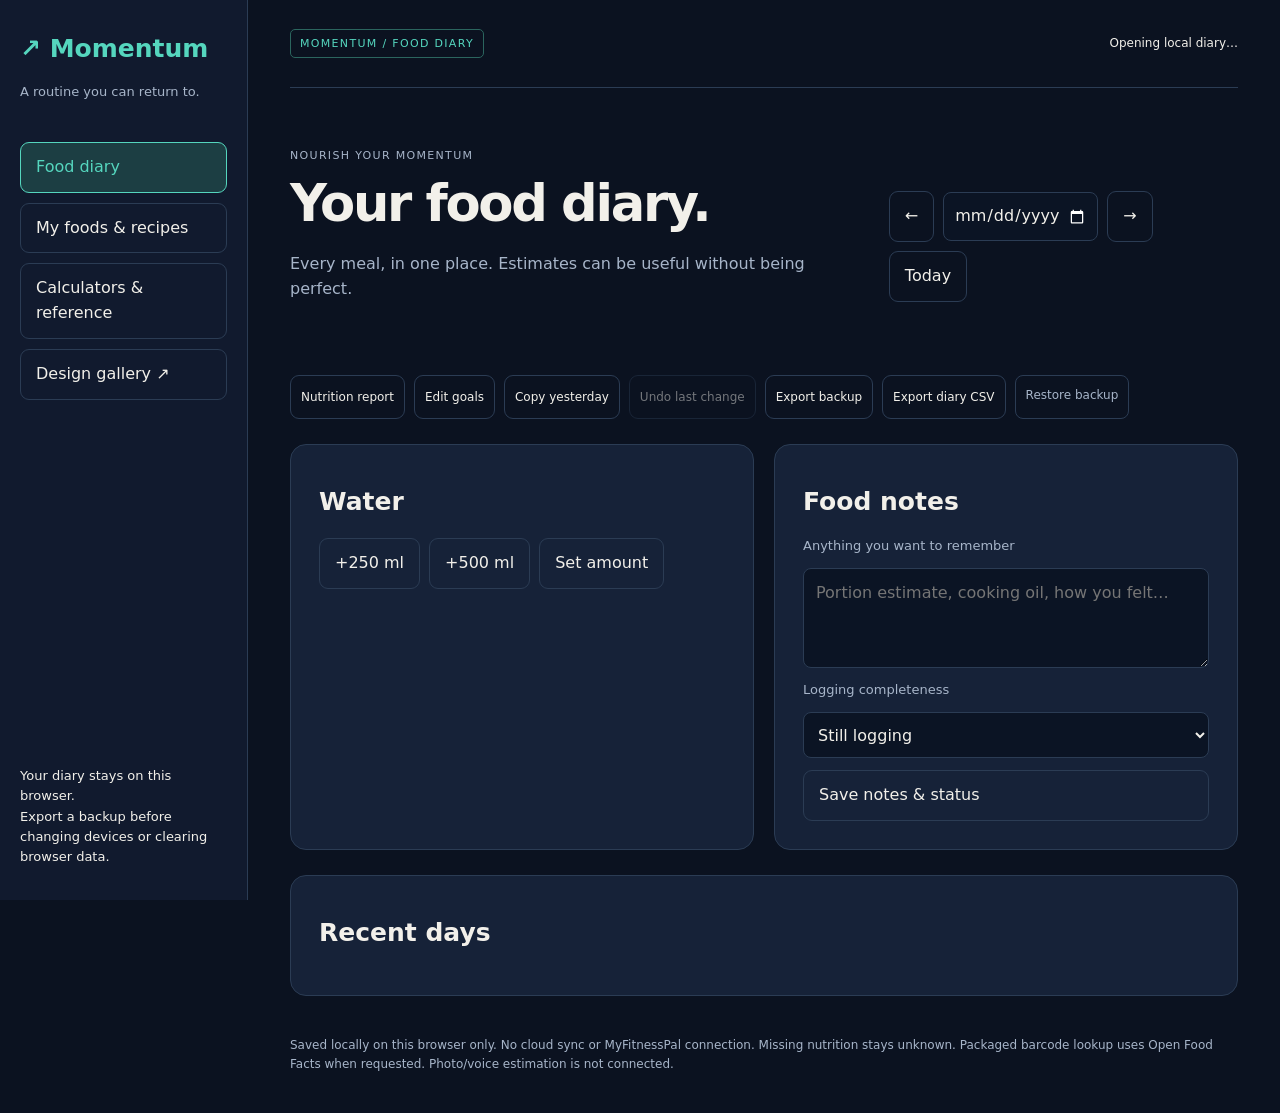
<file: index.html>
<!doctype html><html lang="en"><head><meta charset="utf-8"><meta name="viewport" content="width=device-width,initial-scale=1"><meta http-equiv="refresh" content="0;url=web/diary.html"><title>Momentum — Food diary</title></head><body style="background:#0b1220;color:#f2f0ea;font:18px system-ui;padding:40px"><a style="color:#55d6be" href="web/diary.html">Open your Momentum food diary →</a></body></html>
</file>
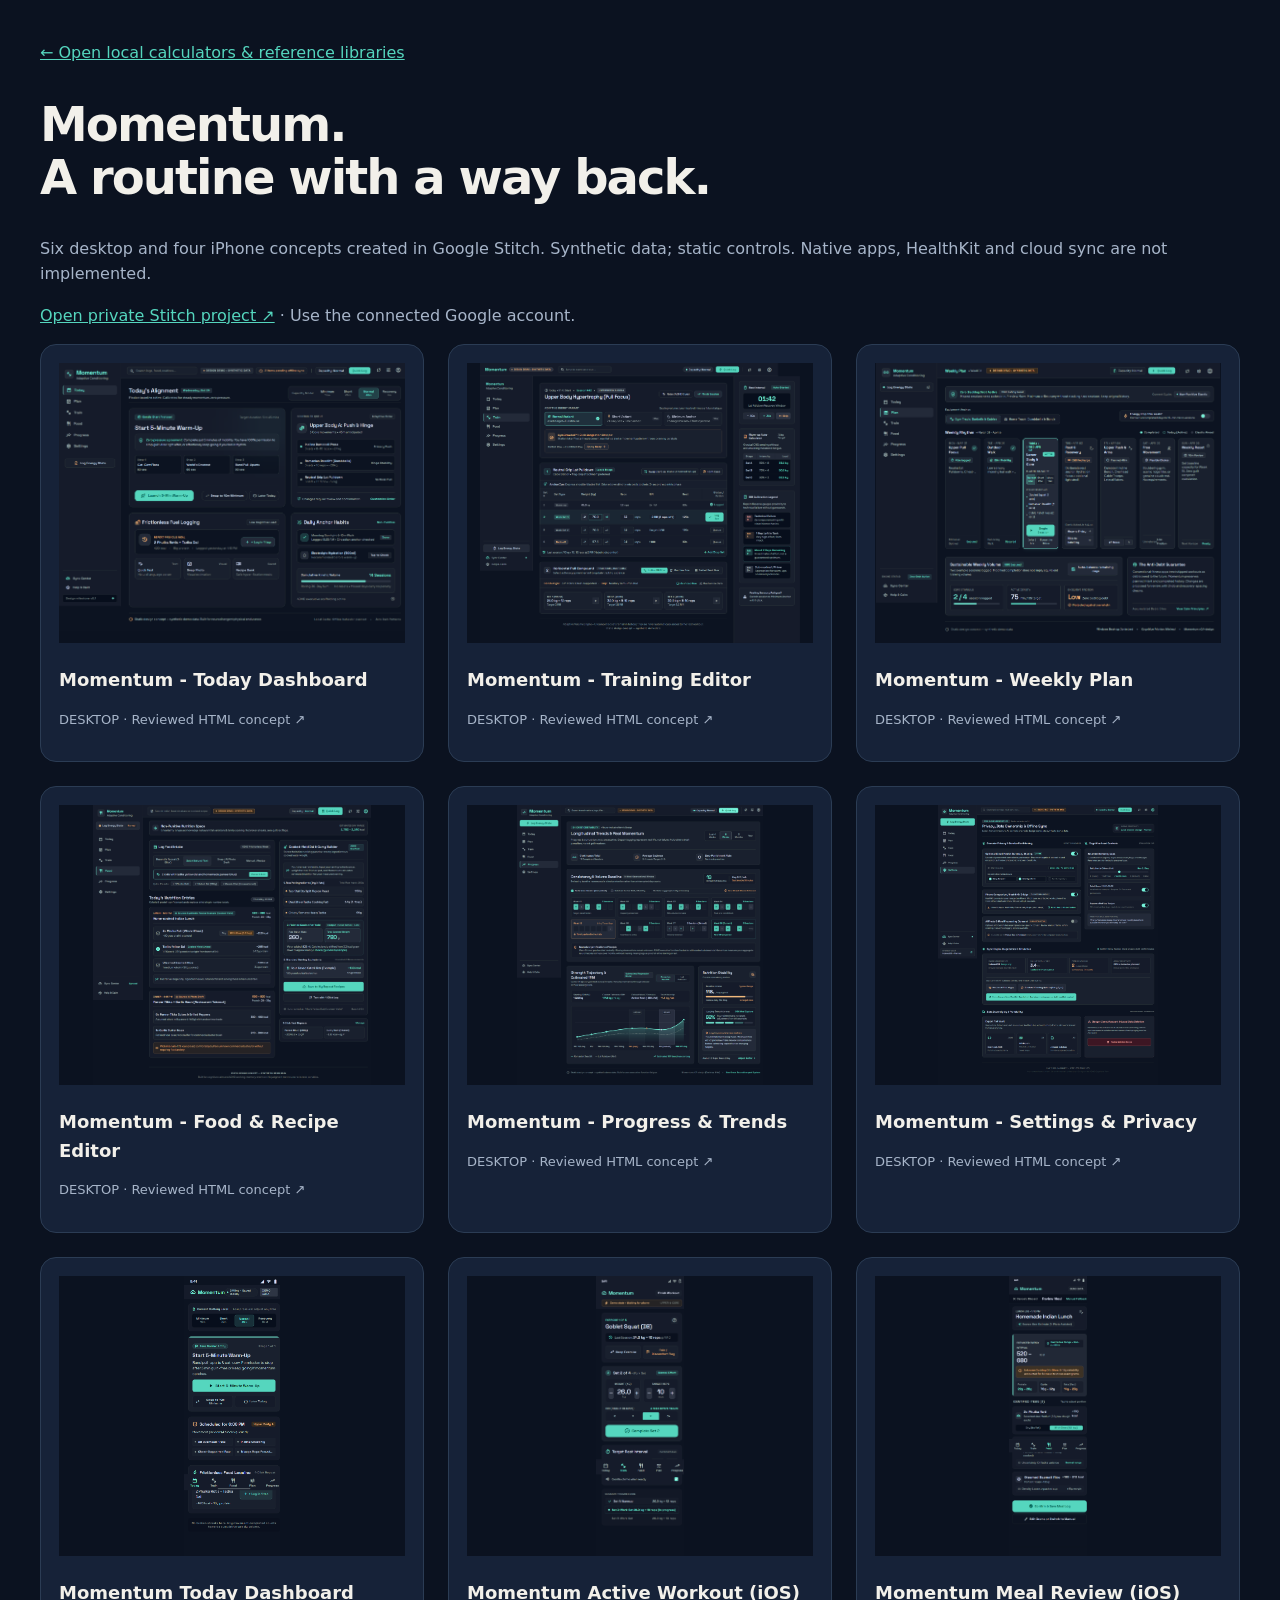
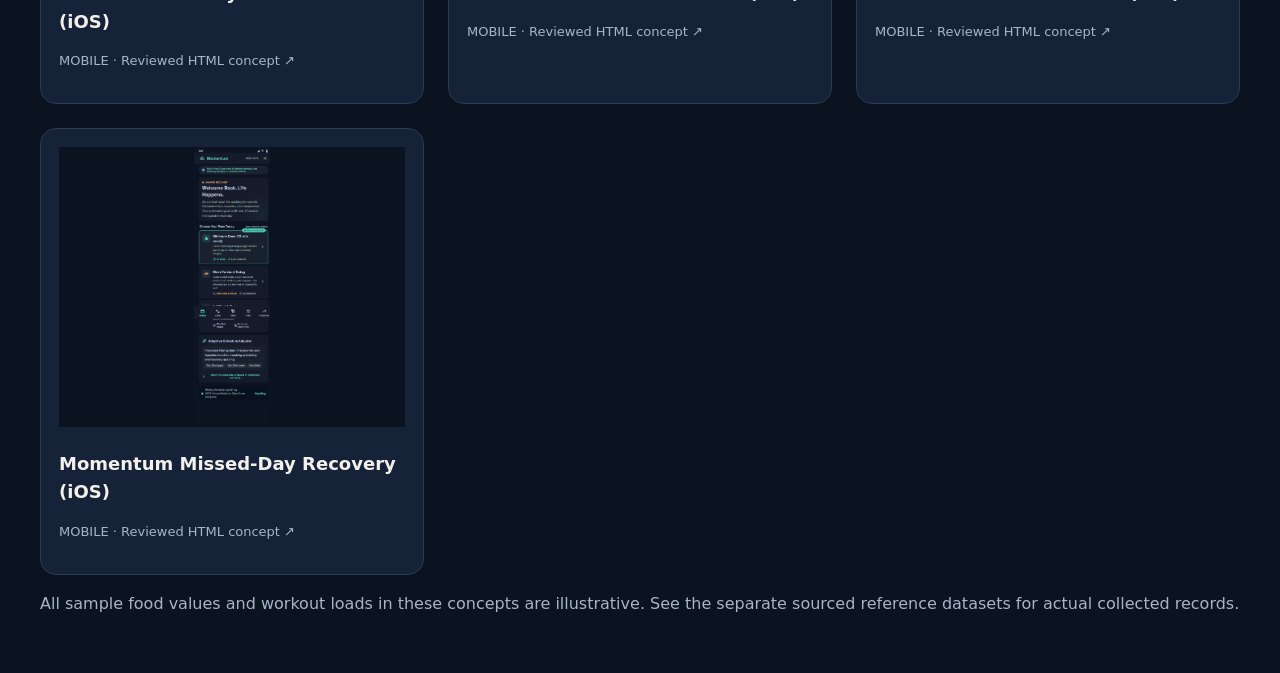
<file: design/index.html>
<!doctype html><html lang="en"><head><meta charset="utf-8"><meta name="viewport" content="width=device-width,initial-scale=1"><title>Momentum — Design gallery</title><style>body{margin:0;background:#0b1220;color:#f2f0ea;font:16px/1.6 system-ui;padding:40px}main{max-width:1400px;margin:auto}a{color:#55d6be}h1{font-size:48px;letter-spacing:-.04em;line-height:1.1}p{color:#a7b5c9}.grid{display:grid;grid-template-columns:repeat(auto-fit,minmax(300px,1fr));gap:24px}.card{color:inherit;text-decoration:none;background:#162238;border:1px solid #2b3c54;border-radius:16px;padding:18px}.card img{width:100%;height:280px;object-fit:contain;object-position:top;background:#0b1220}.card h2{font-size:18px}.card p{font-size:13px}a:focus-visible{outline:3px solid #55d6be;outline-offset:4px}</style></head><body><main><a href="../web/index.html">← Open local calculators & reference libraries</a><h1>Momentum.<br>A routine with a way back.</h1><p>Six desktop and four iPhone concepts created in Google Stitch. Synthetic data; static controls. Native apps, HealthKit and cloud sync are not implemented.</p><p><a href="https://stitch.withgoogle.com/projects/6081622018842562931">Open private Stitch project ↗</a> · Use the connected Google account.</p><div class="grid"><a class="card" href="web/today.html"><img loading="lazy" src="screenshots/web-today.png" alt="Momentum - Today Dashboard"><h2>Momentum - Today Dashboard</h2><p>DESKTOP · Reviewed HTML concept ↗</p></a><a class="card" href="web/training.html"><img loading="lazy" src="screenshots/web-training.png" alt="Momentum - Training Editor"><h2>Momentum - Training Editor</h2><p>DESKTOP · Reviewed HTML concept ↗</p></a><a class="card" href="web/plan.html"><img loading="lazy" src="screenshots/web-plan.png" alt="Momentum - Weekly Plan"><h2>Momentum - Weekly Plan</h2><p>DESKTOP · Reviewed HTML concept ↗</p></a><a class="card" href="web/food.html"><img loading="lazy" src="screenshots/web-food.png" alt="Momentum - Food &amp; Recipe Editor"><h2>Momentum - Food &amp; Recipe Editor</h2><p>DESKTOP · Reviewed HTML concept ↗</p></a><a class="card" href="web/progress.html"><img loading="lazy" src="screenshots/web-progress.png" alt="Momentum - Progress &amp; Trends"><h2>Momentum - Progress &amp; Trends</h2><p>DESKTOP · Reviewed HTML concept ↗</p></a><a class="card" href="web/settings.html"><img loading="lazy" src="screenshots/web-settings.png" alt="Momentum - Settings &amp; Privacy"><h2>Momentum - Settings &amp; Privacy</h2><p>DESKTOP · Reviewed HTML concept ↗</p></a><a class="card" href="ios/today.html"><img loading="lazy" src="screenshots/ios-today.png" alt="Momentum Today Dashboard (iOS)"><h2>Momentum Today Dashboard (iOS)</h2><p>MOBILE · Reviewed HTML concept ↗</p></a><a class="card" href="ios/workout.html"><img loading="lazy" src="screenshots/ios-workout.png" alt="Momentum Active Workout (iOS)"><h2>Momentum Active Workout (iOS)</h2><p>MOBILE · Reviewed HTML concept ↗</p></a><a class="card" href="ios/meal-review.html"><img loading="lazy" src="screenshots/ios-meal-review.png" alt="Momentum Meal Review (iOS)"><h2>Momentum Meal Review (iOS)</h2><p>MOBILE · Reviewed HTML concept ↗</p></a><a class="card" href="ios/recovery.html"><img loading="lazy" src="screenshots/ios-recovery.png" alt="Momentum Missed-Day Recovery (iOS)"><h2>Momentum Missed-Day Recovery (iOS)</h2><p>MOBILE · Reviewed HTML concept ↗</p></a></div><p>All sample food values and workout loads in these concepts are illustrative. See the separate sourced reference datasets for actual collected records.</p></main></body></html>
</file>
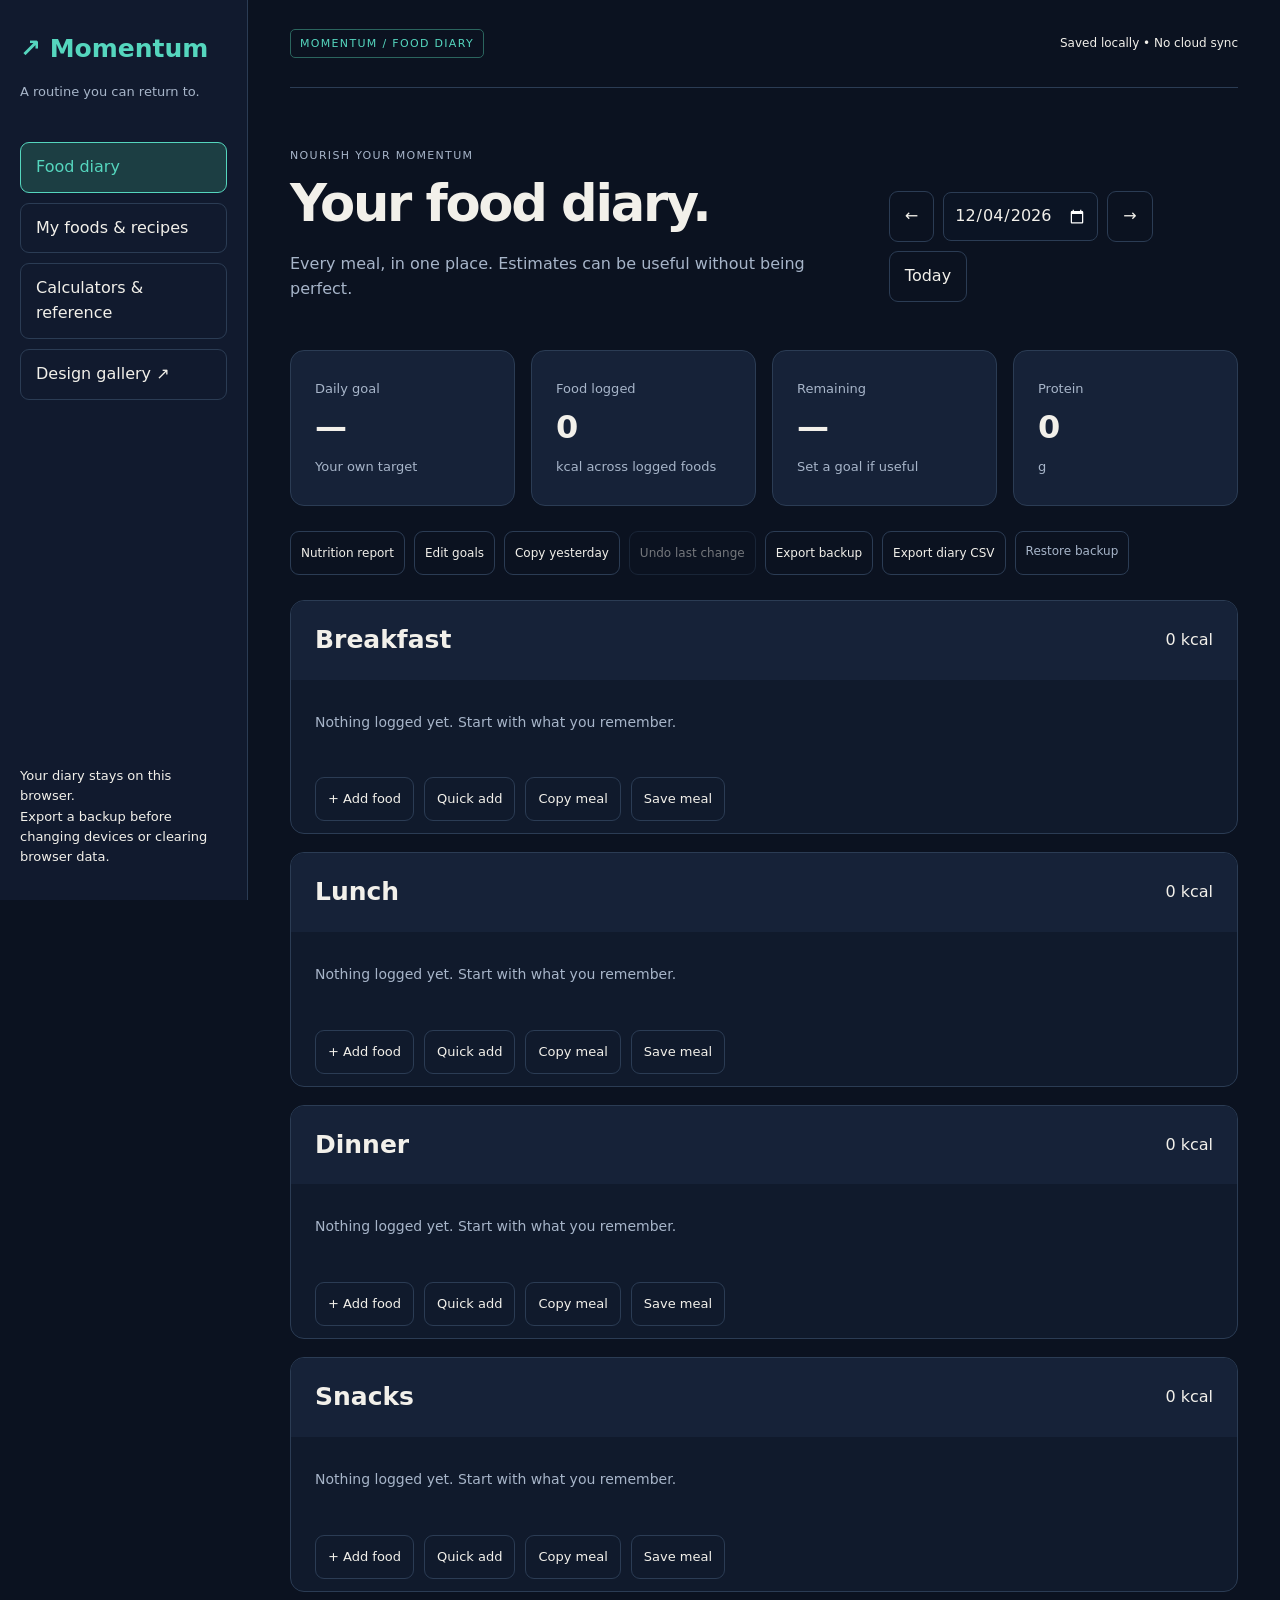
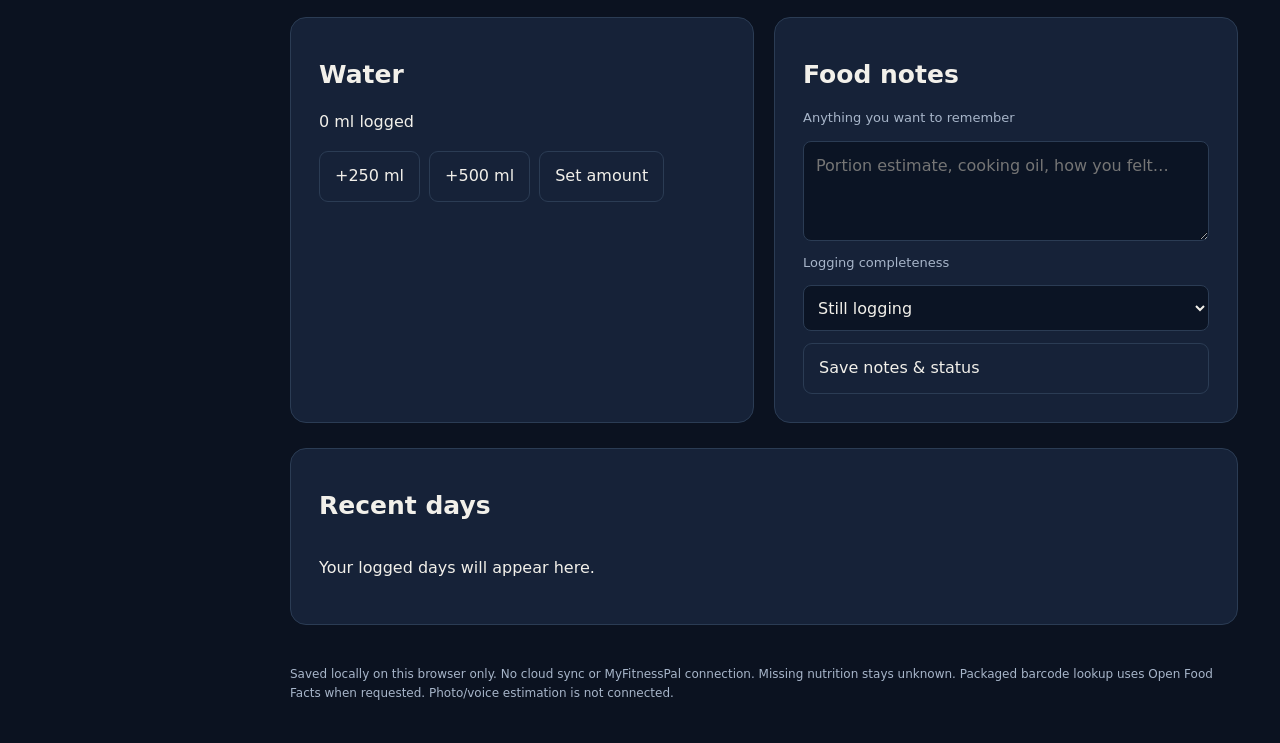
<file: web/diary.html>
<!doctype html><html lang="en"><head><meta charset="utf-8"><meta name="viewport" content="width=device-width,initial-scale=1"><meta http-equiv="Content-Security-Policy" content="default-src 'self'; connect-src 'self' https://world.openfoodfacts.org; script-src 'self'; style-src 'self'; img-src 'self' data:; object-src 'none'; base-uri 'self'; form-action 'self'"><meta name="theme-color" content="#0b1220"><title>Momentum — Food diary</title><link rel="stylesheet" href="style.css"><link rel="stylesheet" href="diary.css"><link rel="manifest" href="manifest.webmanifest"></head><body>
<aside><a class="brand" href="diary.html">↗ Momentum</a><p class="muted">A routine you can return to.</p><nav aria-label="Main"><a class="active" href="diary.html" aria-current="page">Food diary</a><button id="openLibrary">My foods & recipes</button><a href="tools.html">Calculators & reference</a><a href="../design/index.html">Design gallery ↗</a></nav><p class="aside-note">Your diary stays on this browser.<br>Export a backup before changing devices or clearing browser data.</p></aside>
<main><header><span class="badge">MOMENTUM / FOOD DIARY</span><span id="storageStatus" role="status">Opening local diary…</span></header><section id="intro"><p class="eyebrow">NOURISH YOUR MOMENTUM</p><div class="heading-row"><div><h1>Your food diary.</h1><p>Every meal, in one place. Estimates can be useful without being perfect.</p></div><div class="date-nav"><button id="previousDay" aria-label="Previous day">←</button><label class="sr-only" for="diaryDate">Diary date</label><input id="diaryDate" type="date"><button id="nextDay" aria-label="Next day">→</button><button id="today">Today</button></div></div></section>
<div id="notice" class="notice" role="status" hidden></div><section id="dailySummary" class="summary-grid" aria-label="Daily nutrition summary"></section><div class="diary-toolbar"><button id="openNutrition">Nutrition report</button><button id="openGoals">Edit goals</button><button id="copyYesterday">Copy yesterday</button><button id="undo" disabled>Undo last change</button><button id="exportBackup">Export backup</button><button id="exportCSV">Export diary CSV</button><label class="file-button">Restore backup<input id="importBackup" type="file" accept=".json"></label></div>
<section id="diaryMeals" aria-label="Meals"></section><section class="day-extras"><article class="panel"><h2>Water</h2><p id="waterTotal"></p><div class="button-row"><button data-water="250">+250 ml</button><button data-water="500">+500 ml</button><button id="editWater">Set amount</button></div></article><article class="panel"><h2>Food notes</h2><form id="dayForm"><label for="foodNotes">Anything you want to remember</label><textarea id="foodNotes" maxlength="10000" rows="3" placeholder="Portion estimate, cooking oil, how you felt…"></textarea><label for="dayStatus">Logging completeness</label><select id="dayStatus"><option value="in-progress">Still logging</option><option value="complete">All intake logged</option><option value="incomplete">Some meals are missing</option></select><button type="submit">Save notes & status</button></form></article></section><section class="panel"><h2>Recent days</h2><div id="history" class="history"></div></section><footer>Saved locally on this browser only. No cloud sync or MyFitnessPal connection. Missing nutrition stays unknown. Packaged barcode lookup uses Open Food Facts when requested. Photo/voice estimation is not connected.</footer></main>
<dialog id="foodDialog"><div class="dialog-heading"><div><span class="eyebrow" id="foodMealLabel"></span><h2>Add food</h2></div><button data-close="foodDialog" aria-label="Close food search">×</button></div><div class="search-filters"><label>Search foods<input id="searchFoods" type="search" placeholder="Try rice, dal, eggs…"></label><label>Browse<select id="searchMode"><option value="all">All foods</option><option value="recent">Recent</option><option value="frequent">Frequent</option><option value="favorites">Favorites</option><option value="custom">My foods</option><option value="recipes">My recipes</option></select></label></div><div class="button-row"><button id="barcodeLookup" type="button">Look up a packaged barcode</button></div><p id="searchStatus" class="muted"></p><div id="foodResults" class="food-results"></div><form id="portionForm" hidden><h3 id="selectedFoodName"></h3><p id="selectedSource" class="muted"></p><div class="fields"><label>Quantity<input id="quantity" type="number" min="0.001" step="any" required></label><label>Unit<select id="portionUnit"><option value="g">grams</option><option value="serving">servings</option></select></label><label id="servingMassLabel">Mass of your serving (g)<input id="servingMass" type="number" min="0.001" step="any"></label><label>Meal<select id="entryMeal"></select></label></div><p id="portionPreview"></p><button id="confirmFood" class="primary" type="submit">Add to diary</button><button id="favoriteFood" type="button">Favorite</button></form><p class="form-error" role="alert"></p></dialog>
<dialog id="quickDialog"><div class="dialog-heading"><h2>Quick add</h2><button data-close="quickDialog" aria-label="Close quick add">×</button></div><form id="quickForm"><label>Food or meal name<input name="name" required maxlength="500" placeholder="Restaurant lunch estimate"></label><div id="quickNutrients" class="fields"></div><label>Meal<select name="meal" id="quickMeal"></select></label><p class="muted">Adds one estimated serving. Blank macros remain unknown.</p><button class="primary" type="submit">Add estimate</button></form><p class="form-error" role="alert"></p></dialog>
<dialog id="goalsDialog"><div class="dialog-heading"><h2>Your goals</h2><button data-close="goalsDialog" aria-label="Close goals">×</button></div><form id="goalsForm"><p>Enter your own targets or leave them blank. Momentum has not prescribed these values.</p><div id="goalFields" class="fields"></div><button class="primary">Save goals</button></form><p class="form-error" role="alert"></p></dialog>
<dialog id="editDialog"><div class="dialog-heading"><h2>Edit diary entry</h2><button data-close="editDialog" aria-label="Close entry editor">×</button></div><form id="editForm"><p id="editName"></p><div class="fields"><label>Quantity<input name="quantity" id="editQuantity" type="number" min="0.001" step="any" required></label><label>Unit<select name="unit" id="editUnit"></select></label><label>Meal<select name="meal" id="editMeal"></select></label></div><button class="primary">Save changes</button><button type="button" id="deleteEntry">Delete entry</button></form><p class="muted">Later food or recipe edits do not rewrite this entry's nutrition snapshot.</p><p class="form-error" role="alert"></p></dialog>
<dialog id="libraryDialog"><div class="dialog-heading"><h2>My foods, meals & recipes</h2><button data-close="libraryDialog" aria-label="Close library">×</button></div><div class="button-row"><button id="newFood">Create food</button><button id="newRecipe">Create recipe</button></div><label>Log saved items to<select id="libraryMeal"></select></label><div id="libraryContents"></div><details><summary>Import your locally collected INDB recipes</summary><p>Choose the normalized local INDB macro CSV. Rows stay on this browser and are not uploaded.</p><input id="diaryIndb" type="file" accept=".csv"></details><p class="form-error" role="alert"></p></dialog>
<dialog id="customDialog"><div class="dialog-heading"><h2>Create food</h2><button data-close="customDialog" aria-label="Close food creator">×</button></div><form id="customForm"><label>Name<input name="name" maxlength="500" required></label><div class="fields"><label>Nutrition label basis<select name="basis"><option value="per_100g">Per 100 grams</option><option value="per_serving">Per serving</option></select></label><label>Serving description<input name="servingLabel" maxlength="100" placeholder="1 roti, medium"></label><label>Serving mass (g, if known)<input name="servingGrams" type="number" min="0.001" step="any"></label></div><div id="customNutrients" class="fields"></div><button class="primary">Save food</button></form><p class="form-error" role="alert"></p></dialog>
<dialog id="recipeDialog"><div class="dialog-heading"><h2>Recipe builder</h2><button data-close="recipeDialog" aria-label="Close recipe builder">×</button></div><form id="recipeForm"><label>Recipe name<input id="recipeName" maxlength="500" required placeholder="My tadka dal"></label><div id="recipeIngredients"></div><button type="button" id="addIngredient">Add ingredient</button><div class="fields"><label>Final cooked batch weight (g)<input id="recipeYield" type="number" min="0.001" step="any" required></label><label>Number of servings in batch<input id="recipeServings" type="number" min="0.001" step="any" required></label></div><p class="muted">Include oil/ghee and weigh the finished batch. Recipes retain ingredient snapshots.</p><button class="primary">Save recipe</button></form><p class="form-error" role="alert"></p></dialog>
<dialog id="copyDialog"><div class="dialog-heading"><h2>Copy meal</h2><button data-close="copyDialog" aria-label="Close copy meal">×</button></div><form id="copyForm"><p id="copyLabel"></p><label>Destination date<input id="copyDate" type="date" required></label><label>Destination meal<select id="copyMeal"></select></label><button class="primary">Copy entries</button></form><p class="form-error" role="alert"></p></dialog><dialog id="nutritionDialog"><div class="dialog-heading"><h2>Nutrition report</h2><button data-close="nutritionDialog" aria-label="Close nutrition report">×</button></div><div id="nutritionReport"></div></dialog><script type="module" src="diary.mjs"></script></body></html>
</file>
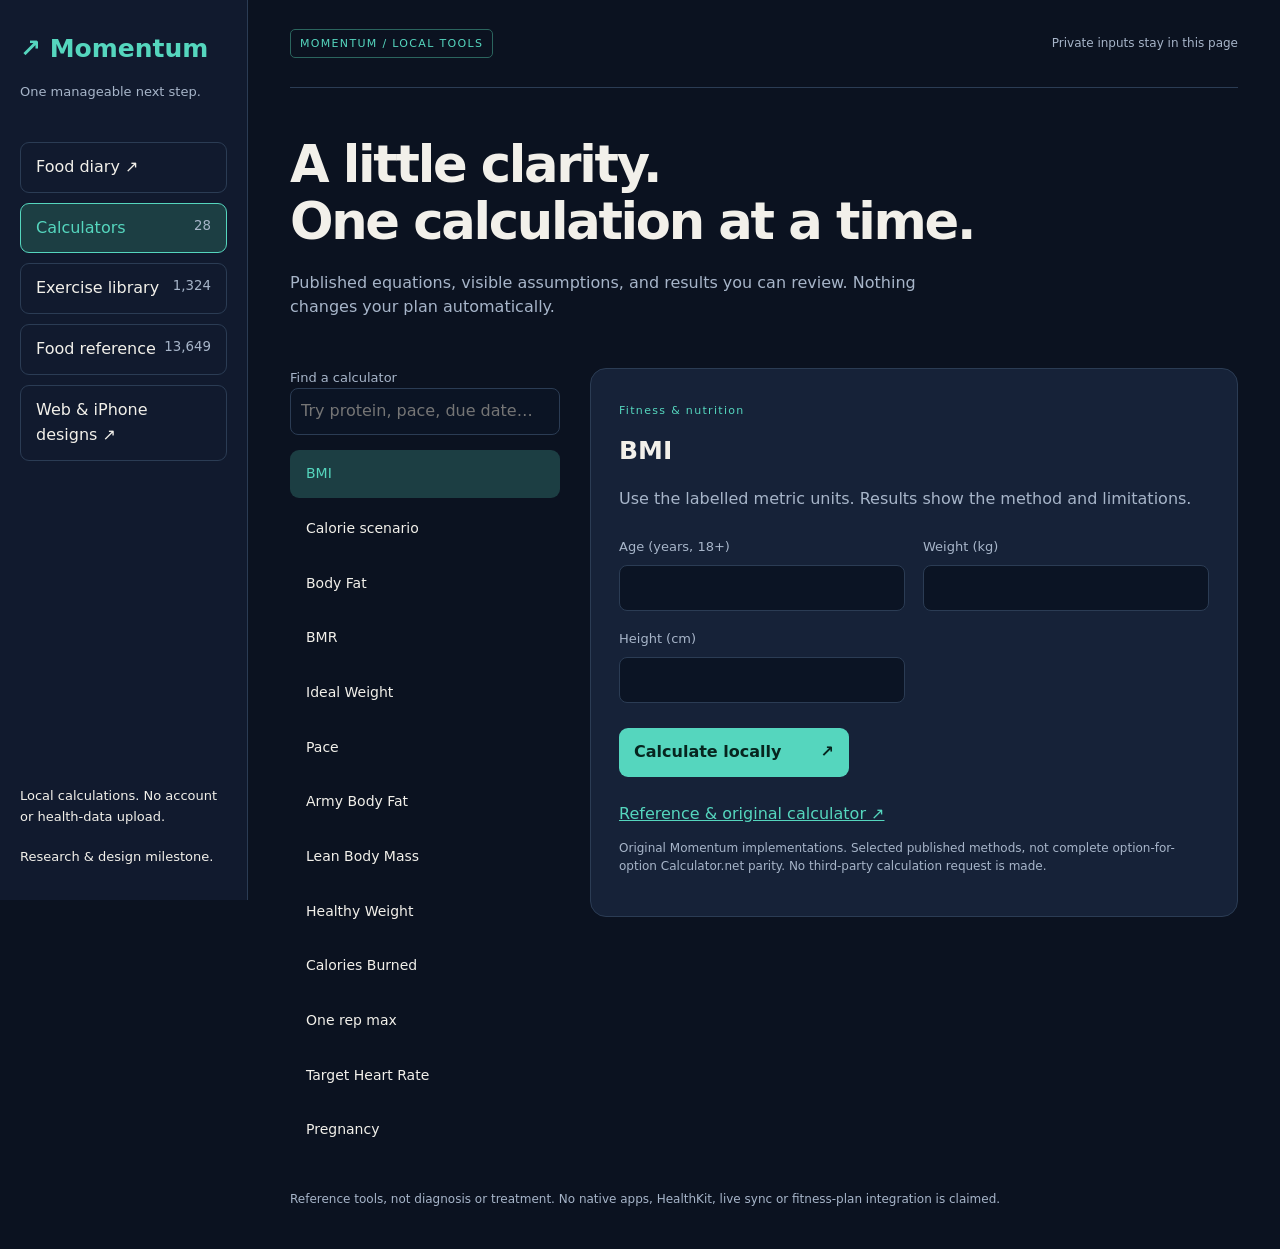
<file: web/tools.html>
<!doctype html><html lang="en"><head><meta charset="utf-8"><meta name="viewport" content="width=device-width,initial-scale=1"><title>Momentum — Local tools</title><link rel="stylesheet" href="style.css"></head><body>
<aside><a class="brand" href="index.html">↗ Momentum</a><p class="muted">One manageable next step.</p><nav aria-label="Main"><a href="index.html">Food diary ↗</a><button data-tab="calculators" class="active">Calculators <small>28</small></button><button data-tab="exercises">Exercise library <small>1,324</small></button><button data-tab="nutrition">Food reference <small>13,649</small></button><a href="../design/index.html">Web & iPhone designs ↗</a></nav><p class="aside-note">Local calculations. No account or health-data upload.<br><br>Research & design milestone.</p></aside>
<main><header><span class="badge">MOMENTUM / LOCAL TOOLS</span><span class="muted">Private inputs stay in this page</span></header><section id="intro"><h1 id="heading">A little clarity.<br>One calculation at a time.</h1><p id="subtitle">Published equations, visible assumptions, and results you can review. Nothing changes your plan automatically.</p></section>
<section id="calculators" class="tab"><div class="split"><div><label for="calcSearch">Find a calculator</label><input id="calcSearch" type="search" placeholder="Try protein, pace, due date…"><div id="calcList" class="calc-list"></div></div><article class="panel"><span id="calcGroup" class="eyebrow"></span><h2 id="calcTitle"></h2><p id="calcHint" class="muted"></p><form id="calcForm"><div id="fields" class="fields"></div><button class="primary" type="submit">Calculate locally <span>↗</span></button></form><p id="calcError" role="alert"></p><div id="result" aria-live="polite"></div><a id="source" target="_blank" rel="noopener noreferrer">Reference & original calculator ↗</a><p class="muted small">Original Momentum implementations. Selected published methods, not complete option-for-option Calculator.net parity. No third-party calculation request is made.</p></article></div></section>
<section id="exercises" class="tab" hidden><div class="toolbar"><label>Search<input id="exerciseSearch" type="search" placeholder="Name or muscle"></label><label>Equipment<select id="equipment"><option value="">All equipment</option></select></label><label>Language<select id="language"><option value="en">English</option><option value="hi">Hindi</option><option value="es">Spanish</option><option value="fr">French</option><option value="it">Italian</option><option value="tr">Turkish</option><option value="ru">Russian</option><option value="zh">Chinese</option><option value="pl">Polish</option><option value="ko">Korean</option></select></label></div><p class="muted">Text dataset: Hasan Emir Yıldırım, MIT. Media excluded under its separate license. Guidance needs professional review; stop painful movements.</p><div id="exerciseResults" class="cards"></div></section>
<section id="nutrition" class="tab" hidden><div class="toolbar"><label>Find a food<input id="foodSearch" type="search" placeholder="Rice, lentils, paneer…"></label><label>Dataset<select id="foodSource"><option value="">All USDA types</option><option>Foundation</option><option>SR Legacy</option><option>Survey (FNDDS)</option><option value="INDB">INDB (local import)</option></select></label></div><p class="muted">USDA values are per 100 g. Raw/cooked state stays in the source description. Missing ≠ zero. These values are reference data, not your personal calorie targets.</p><details class="panel"><summary>Use the locally collected INDB recipe data</summary><p>INDB redistribution permission is unresolved. Select <code>data/nutrition/local-only/indb_macros.csv</code> from your local collection. It stays in browser memory and is never uploaded.</p><input id="indbFile" type="file" accept=".csv"><p>Both per-100g and source-serving rows are retained; do not assume one household serving has a universal mass.</p></details><p id="foodCount" aria-live="polite"></p><div class="table-wrap"><table><thead><tr><th>Food / source / basis</th><th>kcal</th><th>Protein g</th><th>Carb g</th><th>Fat g</th><th>Fiber g</th></tr></thead><tbody id="foods"></tbody></table></div></section>
<footer>Reference tools, not diagnosis or treatment. No native apps, HealthKit, live sync or fitness-plan integration is claimed.</footer></main><script type="module" src="app.mjs"></script></body></html>
</file>
<file: web/style.css>
:root{color-scheme:dark;--bg:#0b1220;--panel:#162238;--text:#f2f0ea;--muted:#a7b5c9;--line:#2b3c54;--teal:#55d6be}*{box-sizing:border-box}body{margin:0;background:var(--bg);color:var(--text);font:16px/1.55 system-ui,sans-serif}aside{position:fixed;inset:0 auto 0 0;width:248px;background:#111a2e;border-right:1px solid var(--line);padding:30px 20px}.brand{font-size:25px;font-weight:750;color:var(--teal);text-decoration:none}.muted{color:var(--muted)}aside p{font-size:13px}nav{display:grid;gap:10px;margin-top:40px}button,input,select{font:inherit}button,a,input,select,summary{touch-action:manipulation}button{cursor:pointer}button,nav a{border:1px solid var(--line);border-radius:9px;padding:12px 15px;background:transparent;color:var(--text);text-align:left;min-height:46px}nav a{text-decoration:none}button.active{border-color:var(--teal);background:#1c3e43;color:var(--teal)}small{float:right;color:var(--muted)}.aside-note{position:absolute;bottom:20px;max-width:200px}main{margin-left:248px;padding:0 42px;max-width:1800px}header{display:flex;justify-content:space-between;align-items:center;gap:16px;min-height:88px;border-bottom:1px solid var(--line);font-size:12px}.badge,.eyebrow{font-size:11px;letter-spacing:.12em;color:var(--teal)}.badge{border:1px solid #2b655e;border-radius:5px;padding:5px 9px}h1{font-size:clamp(32px,4vw,54px);line-height:1.12;letter-spacing:-.045em;margin:0 0 20px;font-weight:600}#intro{padding:48px 0 32px}#intro p{max-width:650px;color:var(--muted)}h2{font-size:25px;margin:10px 0 14px}h3{margin-top:0}.split{display:grid;grid-template-columns:270px minmax(0,1fr);gap:30px;align-items:start}.panel{background:var(--panel);border:1px solid var(--line);border-radius:16px;padding:28px}.calc-list{display:grid;gap:7px;margin-top:15px;max-height:700px;overflow:auto}.calc-list button{font-size:14px;border-color:transparent}.fields{display:grid;grid-template-columns:repeat(2,minmax(0,1fr));gap:18px;margin:25px 0}label{display:grid;gap:8px;font-size:13px;color:var(--muted)}input,select{width:100%;min-height:46px;border:1px solid var(--line);border-radius:8px;padding:10px;background:#0b1424;color:var(--text)}.primary{background:var(--teal);color:#07251f;border:0;font-weight:700;min-width:230px}.primary span{float:right;margin-left:30px}a{color:var(--teal)}:focus-visible{outline:2px solid var(--teal);outline-offset:4px}#calcError{color:#ffd293}#result{margin:25px 0}#result dl{display:grid;grid-template-columns:1fr 1fr;gap:12px;padding:20px 0;border-top:1px solid var(--line);border-bottom:1px solid var(--line)}dt{color:var(--muted)}dd{margin:0;text-align:right;font-weight:650;color:var(--teal)}.small{font-size:12px}.toolbar{display:flex;gap:20px;flex-wrap:wrap}.toolbar label:first-child{flex:1;min-width:240px}.cards{display:grid;grid-template-columns:repeat(2,minmax(0,1fr));gap:20px;margin:25px 0}.cards article{padding:24px;background:var(--panel);border:1px solid var(--line);border-radius:12px}.cards p{font-size:14px;white-space:pre-line}.table-wrap{overflow:auto}table{width:100%;border-collapse:collapse;font-size:14px}td,th{padding:16px 12px;border-bottom:1px solid var(--line);text-align:right}th:first-child,td:first-child{text-align:left}td:first-child{max-width:420px}td span{display:block;font-size:11px;color:var(--muted)}footer{padding:40px 0;color:var(--muted);font-size:12px}details.panel{margin:24px 0}summary{cursor:pointer}@media(max-width:1000px){aside{position:relative;width:100%;padding:18px}.aside-note{display:none}nav{display:flex;flex-wrap:wrap;margin-top:20px}nav button,nav a{font-size:12px}main{margin:0;padding:0 20px}.split{grid-template-columns:1fr}.calc-list{display:flex;overflow:auto;max-height:none}.calc-list button{flex-shrink:0}header .muted{display:none}}@media(max-width:550px){.fields,.cards{grid-template-columns:1fr}.panel{padding:20px}#result dl{grid-template-columns:1fr}dd{text-align:left}h1{font-size:35px}}@media(prefers-reduced-motion:reduce){*{scroll-behavior:auto!important}}
/* Allow the mobile calculator strip to scroll inside its grid cell. */
.split>*{min-width:0}
</file>
<file: web/diary.css>
nav a.active{background:#1c3e43;border-color:var(--teal);color:var(--teal)}.heading-row,.dialog-heading{display:flex;justify-content:space-between;align-items:center;gap:20px}.date-nav,.button-row,.diary-toolbar{display:flex;gap:9px;align-items:center;flex-wrap:wrap}.date-nav input{width:155px}.summary-grid{display:grid;grid-template-columns:repeat(4,minmax(0,1fr));gap:16px}.summary-grid article{padding:24px;background:var(--panel);border:1px solid var(--line);border-radius:14px}.summary-grid strong{font-size:32px;display:block;letter-spacing:-.04em}.summary-grid p{margin:4px 0;color:var(--muted);font-size:13px}.diary-toolbar{margin:25px 0}.diary-toolbar button,.file-button{font-size:12px;padding:10px;min-height:44px}.file-button{position:relative;border:1px solid var(--line);border-radius:8px;cursor:pointer}.file-button input{position:absolute;inset:0;opacity:0;width:100%;cursor:pointer}.meal-card{border:1px solid var(--line);border-radius:14px;margin:18px 0;overflow:hidden;background:#101a2c}.meal-heading{padding:20px 24px;background:var(--panel);display:flex;justify-content:space-between;gap:20px;align-items:center}.meal-heading h2{margin:0}.meal-actions{padding:12px 24px;display:flex;gap:10px;flex-wrap:wrap}.meal-actions button{padding:8px 12px;min-height:44px;font-size:13px}.diary-entry{display:grid;grid-template-columns:minmax(150px,1fr) repeat(4,85px) 50px;gap:12px;align-items:center;padding:15px 24px;border-bottom:1px solid var(--line)}.diary-entry span:not(:first-child){text-align:right}.diary-entry .entry-name{color:var(--text);font-size:14px}.diary-entry small{float:none;display:block;color:var(--muted);font-size:12px}.diary-entry button{padding:6px;min-height:44px}.entry-columns{font-size:11px;color:var(--muted)}.empty-meal{padding:18px 24px;color:var(--muted);font-size:14px}.day-extras{display:grid;grid-template-columns:1fr 1fr;gap:20px;margin:25px 0}textarea{width:100%;background:#0b1424;color:var(--text);font:inherit;padding:12px;border:1px solid var(--line);border-radius:8px;resize:vertical}#dayForm{display:grid;gap:12px}.history{display:flex;gap:10px;overflow:auto}.history button{min-width:145px}.notice{padding:15px;border:1px solid #5c7157;background:#142d28;border-radius:10px;margin-bottom:20px}dialog{color:var(--text);background:#111a2e;border:1px solid var(--line);border-radius:18px;width:min(800px,calc(100% - 24px));max-height:90vh;padding:28px;overflow:auto}dialog::backdrop{background:#030916cc}dialog form{margin-top:20px}dialog .dialog-heading h2{margin:0}dialog .dialog-heading>button{font-size:22px;padding:6px 16px}.search-filters{display:grid;grid-template-columns:1fr 160px;gap:16px;margin-top:20px}.food-results{max-height:290px;overflow:auto;display:grid;gap:7px}.food-results button{width:100%;display:block;background:#162238}.food-results small{display:block;float:none;font-size:11px}.food-results button.selected{border-color:var(--teal)}.form-error{color:#ffd293;white-space:pre-wrap}.library-item{padding:15px 0;border-bottom:1px solid var(--line)}.library-item h3{margin:0 0 5px}.library-item button{font-size:12px;padding:7px 12px}.sr-only{position:absolute;width:1px;height:1px;overflow:hidden;clip:rect(0,0,0,0)}button:disabled{opacity:.45;cursor:default}#portionPreview{color:var(--teal)}.recipe-item{display:flex;justify-content:space-between;gap:15px;padding:12px 0;border-bottom:1px solid var(--line)}[hidden]{display:none!important}@media(max-width:1100px){.summary-grid{grid-template-columns:repeat(2,minmax(0,1fr))}.heading-row{align-items:flex-start;flex-direction:column}}@media(max-width:600px){.diary-entry{grid-template-columns:minmax(100px,1fr) 65px 45px;padding:14px;gap:6px}.diary-entry .macro-cell{display:none}.meal-heading{padding:16px}.meal-heading h2{font-size:20px}.meal-actions{padding:12px}.day-extras{grid-template-columns:1fr}.summary-grid{gap:10px}.summary-grid article{padding:16px;min-width:0}.summary-grid strong{font-size:26px}.search-filters{grid-template-columns:1fr}dialog{padding:18px}.date-nav{gap:5px}.date-nav button{padding:10px}.heading-row p{font-size:14px}}
</file>
